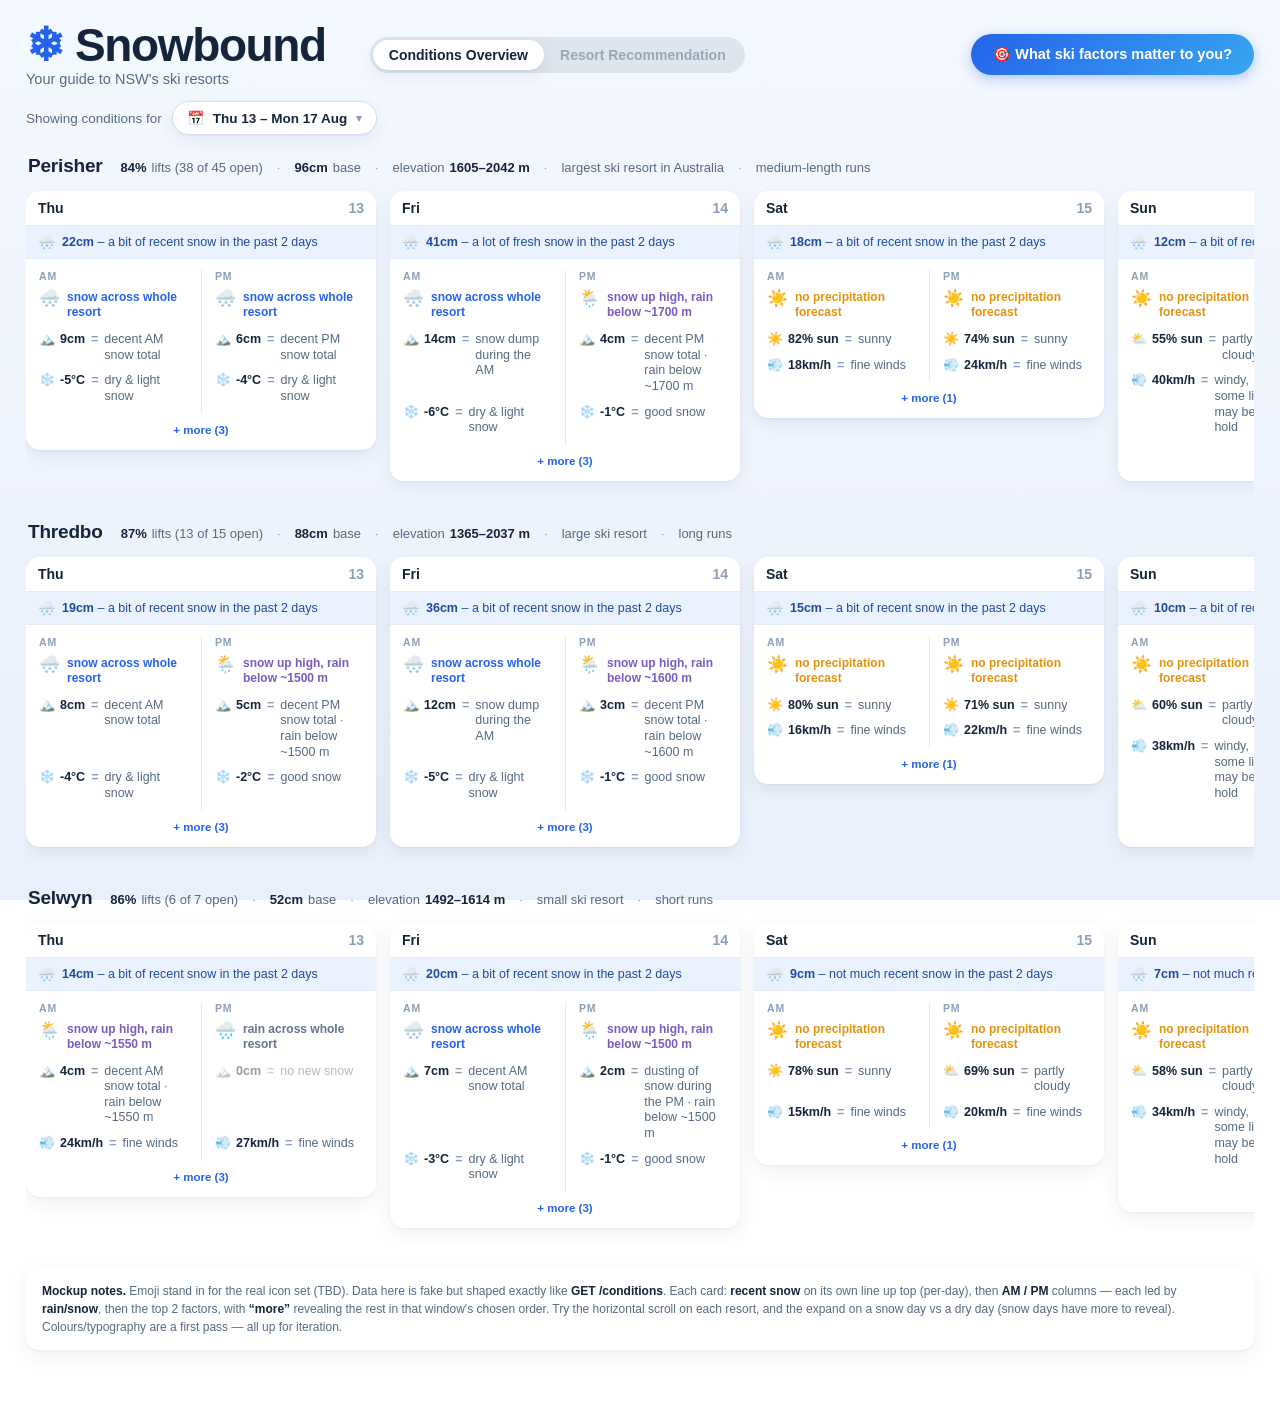
<file: mockups/overview.html>
<!DOCTYPE html>
<html lang="en">
<head>
<meta charset="UTF-8" />
<meta name="viewport" content="width=device-width, initial-scale=1.0" />
<title>Ski Planner — Overview mockup</title>
<style>
  :root {
    --bg:        #e9f0fb;
    --bg2:       #f4f8ff;
    --card:      #ffffff;
    --ink:       #14243a;
    --ink-soft:  #566b83;
    --ink-faint: #8ba0b8;
    --line:      #e3ecf6;
    --snow:      #2563eb;
    --snow-bg:   #eaf2ff;
    --rain:      #64748b;
    --rain-bg:   #eef2f7;
    --sun:       #e0940f;
    --accent:    #2563eb;
    --accent-ink:#ffffff;
    --shadow:    0 1px 2px rgba(20,50,90,.05), 0 6px 18px rgba(20,50,90,.07);
    --radius:    14px;
  }
  * { box-sizing: border-box; }
  body {
    margin: 0;
    font-family: -apple-system, BlinkMacSystemFont, "Segoe UI", Roboto, Helvetica, Arial, sans-serif;
    background: linear-gradient(180deg, var(--bg2), var(--bg));
    background-attachment: fixed;
    color: var(--ink);
    -webkit-font-smoothing: antialiased;
  }
  .wrap { max-width: 1360px; margin: 0 auto; padding: 22px 26px 60px; }

  /* ---- Top bar ---- */
  .topbar {
    display: flex; align-items: center; gap: 16px;
    flex-wrap: wrap;
    margin-bottom: 14px;
  }
  .brand-wrap { display: flex; flex-direction: column; gap: 3px; }
  .brand { font-size: 46px; font-weight: 800; letter-spacing: -.03em; line-height: 1; }
  .brand .flake { color: var(--snow); }
  .tagline { font-size: 14.5px; color: var(--ink-soft); font-weight: 500; }
  .tabs {
    display: inline-flex; background: #dde5ee; border-radius: 999px; padding: 3px;
    margin-left: 28px;
  }
  .tab {
    border: 0; background: transparent; cursor: pointer;
    padding: 7px 16px; border-radius: 999px; font-size: 14px; font-weight: 600;
    color: var(--ink-soft);
  }
  .tab.active { background: var(--card); color: var(--ink); box-shadow: var(--shadow); }
  .tab.disabled { opacity: .5; cursor: not-allowed; }
  .spacer { flex: 1; }
  .prefs-btn {
    border: 0; cursor: pointer;
    background: linear-gradient(135deg, #2563eb, #38a5f0);
    color: var(--accent-ink);
    padding: 12px 22px; border-radius: 999px;
    font-size: 14.5px; font-weight: 700;
    box-shadow: 0 4px 14px rgba(37,99,235,.32);
    display: inline-flex; align-items: center; gap: 8px;
  }
  .prefs-btn:hover { filter: brightness(1.05); }

  .daterow { display: flex; align-items: center; gap: 10px; margin: 2px 0 20px; }
  .daterow .lead { color: var(--ink-soft); font-size: 13.5px; }
  .datepick {
    display: inline-flex; align-items: center; gap: 9px; cursor: pointer;
    background: var(--card); border: 1px solid #d3e0f0; border-radius: 999px;
    padding: 8px 14px; font-size: 13.5px; font-weight: 700; color: var(--ink);
    box-shadow: var(--shadow);
  }
  .datepick:hover { border-color: var(--accent); }
  .datepick .cal { font-size: 14px; }
  .datepick .caret { color: var(--ink-faint); font-size: 11px; }

  /* ---- Resort section ---- */
  .resort { margin-bottom: 26px; }
  .resort-head {
    display: flex; align-items: baseline; gap: 12px 18px; flex-wrap: wrap;
    padding: 0 2px 10px;
  }
  .resort-name { font-size: 19px; font-weight: 800; letter-spacing: -.01em; }
  .resort-meta { display: flex; gap: 8px 14px; flex-wrap: wrap; font-size: 13px; color: var(--ink-soft); }
  .chip { display: inline-flex; align-items: center; gap: 5px; white-space: nowrap; }
  .chip .k { color: var(--ink); font-weight: 700; }
  .dot { color: var(--ink-faint); }

  /* ---- Day-card row ---- */
  .day-row {
    display: flex; gap: 14px; overflow-x: auto; padding: 4px 2px 14px;
    align-items: flex-start;      /* cards size to their own content, not the tallest */
    scroll-snap-type: x proximity;
  }
  .day-row::-webkit-scrollbar { height: 8px; }
  .day-row::-webkit-scrollbar-thumb { background: #cfd8e3; border-radius: 8px; }

  .card {
    flex: 0 0 350px; scroll-snap-align: start;
    background: var(--card); border-radius: var(--radius);
    box-shadow: var(--shadow); overflow: hidden;
    display: flex; flex-direction: column;
  }
  .card-date {
    padding: 9px 12px; font-weight: 800; font-size: 14px;
    border-bottom: 1px solid var(--line);
    display: flex; align-items: center; justify-content: space-between;
  }
  .card-date .dow { color: var(--ink); }
  .card-date .num { color: var(--ink-faint); font-weight: 700; }

  /* recent snow — per-day line above the AM/PM table */
  .recent {
    display: flex; align-items: center; gap: 7px;
    padding: 8px 12px; font-size: 12.5px;
    background: var(--snow-bg); color: #204a9c;
    border-bottom: 1px solid var(--line);
  }
  .recent .ico { font-size: 14px; }
  .recent b { font-weight: 800; }

  /* AM/PM as a 2-col grid so every factor slot shares one row → rows line up
     evenly across the two columns even when a label wraps to 2–3 lines. */
  .windows { display: grid; grid-template-columns: 1fr 1fr; padding: 11px 0 6px; }
  .wcell { padding: 0 13px; }
  .wcell.pm { border-left: 1px solid var(--line); }
  .wcell.hidden { display: none; }
  .wlabel {
    font-size: 10.5px; font-weight: 800; letter-spacing: .08em;
    color: var(--ink-faint); text-transform: uppercase; padding-bottom: 8px;
  }
  .rscell { padding-bottom: 11px; }
  .fcell  { padding-bottom: 9px; }

  /* rain_snow header per window */
  .rs { display: flex; gap: 7px; align-items: flex-start; }
  .rs .ico { font-size: 17px; line-height: 1.1; }
  .rs .txt { font-size: 12px; font-weight: 700; line-height: 1.25; }
  .rs.snow .txt { color: var(--snow); }
  .rs.mix  .txt { color: #7a5cc0; }
  .rs.rain .txt { color: var(--rain); }
  .rs.dry  .txt { color: var(--sun); }

  .factor { display: flex; gap: 6px; align-items: baseline; font-size: 12.5px; }
  .factor.muted { opacity: .45; }
  .factor .ico { font-size: 13px; width: 15px; text-align: center; flex: 0 0 auto; }
  .factor .val { font-weight: 800; white-space: nowrap; }
  .factor .eq { color: var(--ink-faint); font-weight: 700; flex: 0 0 auto; }
  .factor .lab { color: var(--ink-soft); line-height: 1.25; }
  .factor.hidden { display: none; }

  .expand {
    margin-top: 9px; border: 0; background: transparent; cursor: pointer;
    color: var(--accent); font-weight: 800; font-size: 11.5px; padding: 2px 0;
    display: inline-flex; align-items: center; gap: 4px;
  }
  .expand:hover { text-decoration: underline; }

  .note { font-size: 12px; color: var(--ink-soft); margin-top: 26px; padding: 14px 16px;
          background: #fff; border-radius: 12px; box-shadow: var(--shadow); line-height: 1.5; }
  .note b { color: var(--ink); }
  .scroll-hint { font-size: 11.5px; color: var(--ink-faint); margin: -4px 2px 0; }
</style>
</head>
<body>
<div class="wrap">

  <div class="topbar">
    <div class="brand-wrap">
      <div class="brand"><span class="flake">❄</span> Snowbound</div>
      <div class="tagline">Your guide to NSW's ski resorts</div>
    </div>
    <div class="tabs">
      <button class="tab active">Conditions Overview</button>
      <button class="tab disabled" title="Set preferences first">Resort Recommendation</button>
    </div>
    <div class="spacer"></div>
    <button class="prefs-btn">🎯 What ski factors matter to you?</button>
  </div>

  <div class="daterow">
    <span class="lead">Showing conditions for</span>
    <button class="datepick"><span class="cal">📅</span> <span>Thu 13 – Mon 17 Aug</span> <span class="caret">▾</span></button>
  </div>

  <div id="app"></div>

  <div class="note">
    <b>Mockup notes.</b> Emoji stand in for the real icon set (TBD). Data here is fake but
    shaped exactly like <b>GET /conditions</b>. Each card: <b>recent snow</b> on its own line
    up top (per-day), then <b>AM / PM</b> columns — each led by <b>rain/snow</b>, then the top 2
    factors, with <b>“more”</b> revealing the rest in that window's chosen order. Try the
    horizontal scroll on each resort, and the expand on a snow day vs a dry day (snow days have
    more to reveal). Colours/typography are a first pass — all up for iteration.
  </div>

</div>

<script>
// ---- Mock data: shaped exactly like format_overview() output ----
const ICON = {
  snow: "🌨️", mix: "🌦️", rain: "🌧️", dry: "☀️",
  wind: "💨", precip: "💧", quality: "❄️", amount: "🏔️",
  sun_sunny: "☀️", sun_partly: "⛅", sun_cloudy: "☁️",
};

function sunIcon(pct){ return pct > 70 ? ICON.sun_sunny : pct >= 40 ? ICON.sun_partly : ICON.sun_cloudy; }

// factor render order per window type (Charlotte's decisions)
const ORDER = {
  snow: ["snow_amount","snow_quality","wind","sunniness","precip_probability"],
  mix:  ["snow_amount","wind","sunniness","snow_quality","precip_probability"],
  dry:  ["sunniness","wind","precip_probability"],
  rain: ["precip_probability","wind","sunniness"],
};

// One order per DAY (not per window): the "snowiest" of the two windows wins, so
// both columns share an order and rows line up by factor. snow > mix > rain > dry.
const TYPE_RANK = { snow: 4, mix: 3, rain: 2, dry: 1 };
function dayType(am, pm) { return TYPE_RANK[am.type] >= TYPE_RANK[pm.type] ? am.type : pm.type; }

function W(type, o){ return Object.assign({ type }, o); }

const DATA = {
  perisher: {
    name: "Perisher",
    lifts: { open: 38, total: 45, pct: 84, label: "38 of 45 open" },
    base_depth: { cm: 96, label: "great base depth and excellent coverage" },
    character: ["largest ski resort in Australia","medium-length runs","suited to all abilities"],
    elevations: { low: 1605, high: 2042 },
    days: [
      { date:"Thu 13", recent_snow:{cm:22,label:"a bit of recent snow"},
        am:W("snow",{rain_snow:"snow across whole resort",snow_amount:{cm:9,label:"decent"},snow_quality:{temp_c:-5,label:"dry & light snow"},wind:{kmh:28,label:"fine winds"},sunniness:{sunniness_pct:20,label:"cloudy"},precip_probability:{pct:85,label:"very likely"}}),
        pm:W("snow",{rain_snow:"snow across whole resort",snow_amount:{cm:6,label:"decent"},snow_quality:{temp_c:-4,label:"dry & light snow"},wind:{kmh:34,label:"windy, some lifts may be on hold"},sunniness:{sunniness_pct:25,label:"cloudy"},precip_probability:{pct:75,label:"likely"}}) },
      { date:"Fri 14", recent_snow:{cm:41,label:"a lot of fresh snow"},
        am:W("snow",{rain_snow:"snow across whole resort",snow_amount:{cm:14,label:"dump"},snow_quality:{temp_c:-6,label:"dry & light snow"},wind:{kmh:22,label:"fine winds"},sunniness:{sunniness_pct:15,label:"cloudy"},precip_probability:{pct:90,label:"very likely"}}),
        pm:W("mix",{rain_snow:"snow up high, rain below ~1700 m",snow_amount:{cm:4,label:"decent",note:"rain below ~1700 m"},snow_quality:{temp_c:-1,label:"good snow"},wind:{kmh:30,label:"fine winds"},sunniness:{sunniness_pct:35,label:"cloudy"},precip_probability:{pct:70,label:"likely"}}) },
      { date:"Sat 15", recent_snow:{cm:18,label:"a bit of recent snow"},
        am:W("dry",{rain_snow:"no precipitation forecast",wind:{kmh:18,label:"fine winds"},sunniness:{sunniness_pct:82,label:"sunny"},precip_probability:{pct:10,label:"unlikely"}}),
        pm:W("dry",{rain_snow:"no precipitation forecast",wind:{kmh:24,label:"fine winds"},sunniness:{sunniness_pct:74,label:"sunny"},precip_probability:{pct:15,label:"unlikely"}}) },
      { date:"Sun 16", recent_snow:{cm:12,label:"a bit of recent snow"},
        am:W("dry",{rain_snow:"no precipitation forecast",wind:{kmh:40,label:"windy, some lifts may be on hold"},sunniness:{sunniness_pct:55,label:"partly cloudy"},precip_probability:{pct:20,label:"unlikely"}}),
        pm:W("dry",{rain_snow:"no precipitation forecast",wind:{kmh:52,label:"very windy, lifts likely to be on hold"},sunniness:{sunniness_pct:48,label:"partly cloudy"},precip_probability:{pct:25,label:"unlikely"}}) },
      { date:"Mon 17", recent_snow:{cm:6,label:"not much recent snow"},
        am:W("rain",{rain_snow:"rain across whole resort",wind:{kmh:30,label:"fine winds"},sunniness:{sunniness_pct:22,label:"cloudy"},precip_probability:{pct:80,label:"very likely"}}),
        pm:W("rain",{rain_snow:"rain across whole resort",wind:{kmh:26,label:"fine winds"},sunniness:{sunniness_pct:30,label:"cloudy"},precip_probability:{pct:65,label:"likely"}}) },
    ],
  },
  thredbo: {
    name: "Thredbo",
    lifts: { open: 13, total: 15, pct: 87, label: "13 of 15 open" },
    base_depth: { cm: 88, label: "good base depth and decent coverage" },
    character: ["large ski resort","long runs","suited to all abilities"],
    elevations: { low: 1365, high: 2037 },
    days: [
      { date:"Thu 13", recent_snow:{cm:19,label:"a bit of recent snow"},
        am:W("snow",{rain_snow:"snow across whole resort",snow_amount:{cm:8,label:"decent"},snow_quality:{temp_c:-4,label:"dry & light snow"},wind:{kmh:26,label:"fine winds"},sunniness:{sunniness_pct:24,label:"cloudy"},precip_probability:{pct:82,label:"very likely"}}),
        pm:W("mix",{rain_snow:"snow up high, rain below ~1500 m",snow_amount:{cm:5,label:"decent",note:"rain below ~1500 m"},snow_quality:{temp_c:-2,label:"good snow"},wind:{kmh:33,label:"windy, some lifts may be on hold"},sunniness:{sunniness_pct:30,label:"cloudy"},precip_probability:{pct:72,label:"likely"}}) },
      { date:"Fri 14", recent_snow:{cm:36,label:"a bit of recent snow"},
        am:W("snow",{rain_snow:"snow across whole resort",snow_amount:{cm:12,label:"dump"},snow_quality:{temp_c:-5,label:"dry & light snow"},wind:{kmh:20,label:"fine winds"},sunniness:{sunniness_pct:18,label:"cloudy"},precip_probability:{pct:88,label:"very likely"}}),
        pm:W("mix",{rain_snow:"snow up high, rain below ~1600 m",snow_amount:{cm:3,label:"decent",note:"rain below ~1600 m"},snow_quality:{temp_c:-1,label:"good snow"},wind:{kmh:29,label:"fine winds"},sunniness:{sunniness_pct:33,label:"cloudy"},precip_probability:{pct:68,label:"likely"}}) },
      { date:"Sat 15", recent_snow:{cm:15,label:"a bit of recent snow"},
        am:W("dry",{rain_snow:"no precipitation forecast",wind:{kmh:16,label:"fine winds"},sunniness:{sunniness_pct:80,label:"sunny"},precip_probability:{pct:8,label:"unlikely"}}),
        pm:W("dry",{rain_snow:"no precipitation forecast",wind:{kmh:22,label:"fine winds"},sunniness:{sunniness_pct:71,label:"sunny"},precip_probability:{pct:12,label:"unlikely"}}) },
      { date:"Sun 16", recent_snow:{cm:10,label:"a bit of recent snow"},
        am:W("dry",{rain_snow:"no precipitation forecast",wind:{kmh:38,label:"windy, some lifts may be on hold"},sunniness:{sunniness_pct:60,label:"partly cloudy"},precip_probability:{pct:18,label:"unlikely"}}),
        pm:W("dry",{rain_snow:"no precipitation forecast",wind:{kmh:47,label:"windy, some lifts may be on hold"},sunniness:{sunniness_pct:52,label:"partly cloudy"},precip_probability:{pct:22,label:"unlikely"}}) },
      { date:"Mon 17", recent_snow:{cm:5,label:"not much recent snow"},
        am:W("rain",{rain_snow:"rain across whole resort",wind:{kmh:28,label:"fine winds"},sunniness:{sunniness_pct:26,label:"cloudy"},precip_probability:{pct:78,label:"likely"}}),
        pm:W("rain",{rain_snow:"rain across whole resort",wind:{kmh:24,label:"fine winds"},sunniness:{sunniness_pct:34,label:"cloudy"},precip_probability:{pct:60,label:"likely"}}) },
    ],
  },
  selwyn: {
    name: "Selwyn",
    lifts: { open: 6, total: 7, pct: 86, label: "6 of 7 open" },
    base_depth: { cm: 52, label: "ok base depth and coverage" },
    character: ["small ski resort","short runs","beginner-friendly resort"],
    elevations: { low: 1492, high: 1614 },
    days: [
      { date:"Thu 13", recent_snow:{cm:14,label:"a bit of recent snow"},
        am:W("mix",{rain_snow:"snow up high, rain below ~1550 m",snow_amount:{cm:4,label:"decent",note:"rain below ~1550 m"},snow_quality:{temp_c:-1,label:"good snow"},wind:{kmh:24,label:"fine winds"},sunniness:{sunniness_pct:28,label:"cloudy"},precip_probability:{pct:76,label:"likely"}}),
        pm:W("rain",{rain_snow:"rain across whole resort",wind:{kmh:27,label:"fine winds"},sunniness:{sunniness_pct:30,label:"cloudy"},precip_probability:{pct:70,label:"likely"}}) },
      { date:"Fri 14", recent_snow:{cm:20,label:"a bit of recent snow"},
        am:W("snow",{rain_snow:"snow across whole resort",snow_amount:{cm:7,label:"decent"},snow_quality:{temp_c:-3,label:"dry & light snow"},wind:{kmh:19,label:"fine winds"},sunniness:{sunniness_pct:20,label:"cloudy"},precip_probability:{pct:84,label:"very likely"}}),
        pm:W("mix",{rain_snow:"snow up high, rain below ~1500 m",snow_amount:{cm:2,label:"dusting",note:"rain below ~1500 m"},snow_quality:{temp_c:-1,label:"good snow"},wind:{kmh:26,label:"fine winds"},sunniness:{sunniness_pct:32,label:"cloudy"},precip_probability:{pct:66,label:"likely"}}) },
      { date:"Sat 15", recent_snow:{cm:9,label:"not much recent snow"},
        am:W("dry",{rain_snow:"no precipitation forecast",wind:{kmh:15,label:"fine winds"},sunniness:{sunniness_pct:78,label:"sunny"},precip_probability:{pct:10,label:"unlikely"}}),
        pm:W("dry",{rain_snow:"no precipitation forecast",wind:{kmh:20,label:"fine winds"},sunniness:{sunniness_pct:69,label:"partly cloudy"},precip_probability:{pct:14,label:"unlikely"}}) },
      { date:"Sun 16", recent_snow:{cm:7,label:"not much recent snow"},
        am:W("dry",{rain_snow:"no precipitation forecast",wind:{kmh:34,label:"windy, some lifts may be on hold"},sunniness:{sunniness_pct:58,label:"partly cloudy"},precip_probability:{pct:16,label:"unlikely"}}),
        pm:W("dry",{rain_snow:"no precipitation forecast",wind:{kmh:42,label:"windy, some lifts may be on hold"},sunniness:{sunniness_pct:50,label:"partly cloudy"},precip_probability:{pct:20,label:"unlikely"}}) },
      { date:"Mon 17", recent_snow:{cm:3,label:"not much recent snow"},
        am:W("rain",{rain_snow:"rain across whole resort",wind:{kmh:25,label:"fine winds"},sunniness:{sunniness_pct:28,label:"cloudy"},precip_probability:{pct:74,label:"likely"}}),
        pm:W("rain",{rain_snow:"rain across whole resort",wind:{kmh:22,label:"fine winds"},sunniness:{sunniness_pct:36,label:"cloudy"},precip_probability:{pct:58,label:"maybe"}}) },
    ],
  },
};

// snow_amount phrasing makes clear it's the window's total (AM/PM)
const AMOUNT_PHRASE = {
  dusting: side => `dusting of snow during the ${side}`,
  decent:  side => `decent ${side} snow total`,
  dump:    side => `snow dump during the ${side}`,
};

// ---- One factor → {icon, value, label} ----
function factorParts(key, win, side) {
  switch (key) {
    case "snow_amount": {
      const a = win.snow_amount;
      const phrase = (AMOUNT_PHRASE[a.label] || (() => a.label))(side);
      return { ico: ICON.amount, val: a.cm + "cm", lab: phrase + (a.note ? " · " + a.note : "") };
    }
    case "snow_quality":
      return { ico: ICON.quality, val: win.snow_quality.temp_c + "°C", lab: win.snow_quality.label };
    case "wind":
      return { ico: ICON.wind, val: win.wind.kmh + "km/h", lab: win.wind.label };
    case "sunniness":
      return { ico: sunIcon(win.sunniness.sunniness_pct), val: win.sunniness.sunniness_pct + "% sun", lab: win.sunniness.label };
    case "precip_probability":
      return { ico: ICON.precip, val: win.precip_probability.pct + "%", lab: win.precip_probability.label + " chance of precipitation" };
  }
  return { ico: "", val: "", lab: "" };
}

// ---- Grid cells (AM + PM share each row so slots line up) ----
// Both columns use the day order, so a window may be asked for a factor it lacks
// (snow figures on a non-snowing half) — filled as "no new snow" / "–" to keep rows level.
function factorCell(key, win, side, hidden) {
  const cls = `wcell ${side.toLowerCase()} fcell${hidden ? " hidden" : ""}`;
  let parts;
  if (win[key] !== undefined) {
    parts = factorParts(key, win, side);
  } else if (key === "snow_amount") {
    parts = { ico: ICON.amount, val: "0cm", lab: "no new snow", muted: true };
  } else if (key === "snow_quality") {
    parts = { ico: ICON.quality, val: "–", lab: "", muted: true };
  } else {
    return `<div class="${cls}" data-extra="${hidden}"></div>`;
  }
  const eq = parts.lab ? `<span class="eq">=</span>` : "";
  return `<div class="${cls}" data-extra="${hidden}">
    <div class="factor${parts.muted ? " muted" : ""}"><span class="ico">${parts.ico}</span><span class="val">${parts.val}</span>${eq}<span class="lab">${parts.lab}</span></div>
  </div>`;
}

function rsCell(win, side) {
  return `<div class="wcell ${side.toLowerCase()} rscell">
    <div class="rs ${win.type}"><span class="ico">${ICON[win.type]}</span><span class="txt">${win.rain_snow}</span></div>
  </div>`;
}

function windowsGrid(am, pm) {
  const order = ORDER[dayType(am, pm)];   // one order for the whole day, both columns
  let cells = `<div class="wcell am wlabel">AM</div><div class="wcell pm wlabel">PM</div>`;
  cells += rsCell(am, "AM") + rsCell(pm, "PM");
  order.forEach((key, i) => {
    const hidden = i >= 2;
    cells += factorCell(key, am, "AM", hidden) + factorCell(key, pm, "PM", hidden);
  });
  return `<div class="windows">${cells}</div>`;
}

function cardHtml(day) {
  const order = ORDER[dayType(day.am, day.pm)];
  const extra = Math.max(order.length - 2, 0);   // extra factor rows beyond the top 2
  const [dow, num] = day.date.split(" ");
  return `<div class="card">
    <div class="card-date"><span class="dow">${dow}</span><span class="num">${num}</span></div>
    <div class="recent"><span class="ico">🌨️</span><span><b>${day.recent_snow.cm}cm</b> – ${day.recent_snow.label} in the past 2 days</span></div>
    ${windowsGrid(day.am, day.pm)}
    ${extra > 0 ? `<button class="expand" data-n="${extra}" style="align-self:center;margin:2px 0 12px;">+ more (${extra})</button>` : ""}
  </div>`;
}

function resortHtml(key, r) {
  const meta = `
    <span class="chip"><span class="k">${r.lifts.pct}%</span> lifts (${r.lifts.label})</span>
    <span class="dot">·</span>
    <span class="chip"><span class="k">${r.base_depth.cm}cm</span> base</span>
    <span class="dot">·</span>
    <span class="chip">elevation <span class="k">${r.elevations.low}–${r.elevations.high} m</span></span>
    <span class="dot">·</span>
    <span class="chip">${r.character[0]}</span>
    <span class="dot">·</span>
    <span class="chip">${r.character[1]}</span>`;
  return `<div class="resort">
    <div class="resort-head">
      <span class="resort-name">${r.name}</span>
      <span class="resort-meta">${meta}</span>
    </div>
    <div class="day-row">${r.days.map(cardHtml).join("")}</div>
  </div>`;
}

document.getElementById("app").innerHTML =
  Object.entries(DATA).map(([k, r]) => resortHtml(k, r)).join("");

// expand / collapse toggles the extra grid rows (both AM + PM cells together)
document.querySelectorAll(".expand").forEach(btn => {
  btn.addEventListener("click", () => {
    const card = btn.closest(".card");
    const extras = card.querySelectorAll('.wcell[data-extra="true"]');
    const open = btn.dataset.open === "1";
    extras.forEach(e => e.classList.toggle("hidden", open));
    btn.dataset.open = open ? "0" : "1";
    btn.textContent = open ? `+ more (${btn.dataset.n})` : "− less";
  });
});
</script>
</body>
</html>
</file>
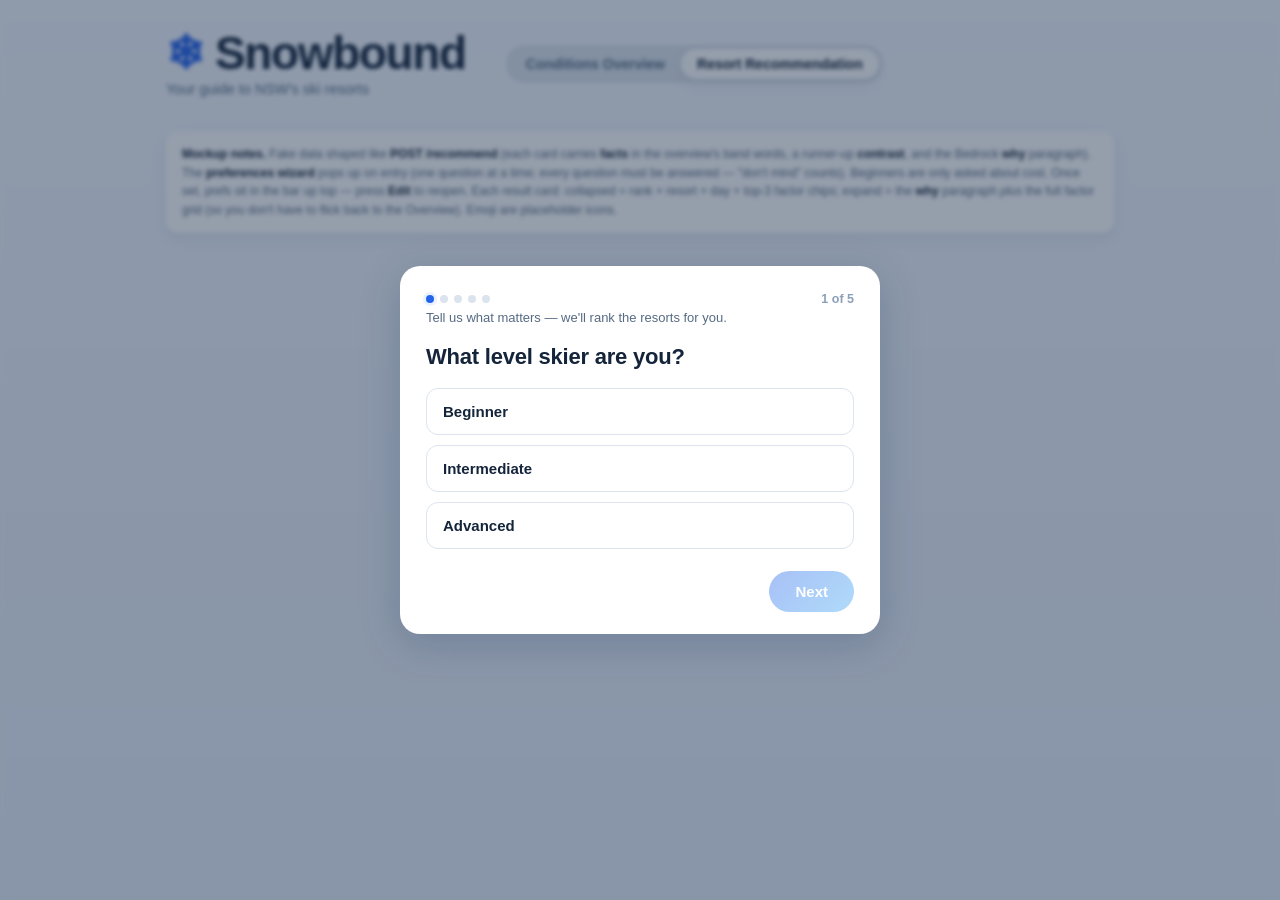
<file: mockups/recommendation.html>
<!DOCTYPE html>
<html lang="en">
<head>
<meta charset="UTF-8" />
<meta name="viewport" content="width=device-width, initial-scale=1.0" />
<title>Snowbound — Recommendation mockup</title>
<style>
  :root {
    --bg:        #e9f0fb;
    --bg2:       #f4f8ff;
    --card:      #ffffff;
    --ink:       #14243a;
    --ink-soft:  #566b83;
    --ink-faint: #8ba0b8;
    --line:      #e3ecf6;
    --snow:      #2563eb;
    --snow-bg:   #eaf2ff;
    --sun:       #e0940f;
    --accent:    #2563eb;
    --accent-ink:#ffffff;
    --gold:      #f4b93e;
    --shadow:    0 1px 2px rgba(20,50,90,.05), 0 6px 18px rgba(20,50,90,.07);
    --shadow-lg: 0 10px 40px rgba(20,50,90,.22);
    --radius:    14px;
  }
  * { box-sizing: border-box; }
  body {
    margin: 0;
    font-family: -apple-system, BlinkMacSystemFont, "Segoe UI", Roboto, Helvetica, Arial, sans-serif;
    background: linear-gradient(180deg, var(--bg2), var(--bg));
    background-attachment: fixed; color: var(--ink); -webkit-font-smoothing: antialiased;
  }
  .wrap { max-width: 1000px; margin: 0 auto; padding: 22px 26px 60px; }

  /* ---- Top bar (shared with Overview) ---- */
  .topbar { display: flex; align-items: center; gap: 28px; flex-wrap: wrap; padding-top: 8px; margin-bottom: 34px; }
  .brand-wrap { display: flex; flex-direction: column; gap: 5px; }
  .brand { font-size: 46px; font-weight: 800; letter-spacing: -.03em; line-height: 1; }
  .brand .flake { color: var(--snow); }
  .tagline { font-size: 14.5px; color: var(--ink-soft); font-weight: 500; }
  .tabs { display: inline-flex; background: #dde5ee; border-radius: 999px; padding: 4px; margin-left: 12px; }
  .tab { border: 0; background: transparent; cursor: pointer; padding: 7px 16px; border-radius: 999px;
         font-size: 14px; font-weight: 600; color: var(--ink-soft); }
  .tab.active { background: var(--card); color: var(--ink); box-shadow: var(--shadow); }
  .spacer { flex: 1; }

  /* ---- Preferences summary bar (persists at top once set) ---- */
  .prefbar {
    display: flex; align-items: center; gap: 12px; flex-wrap: wrap;
    background: var(--card); border-radius: var(--radius); box-shadow: var(--shadow);
    padding: 14px 18px; margin-bottom: 22px;
  }
  .prefbar .lead { font-weight: 800; font-size: 14px; }
  .pchips { display: flex; gap: 8px; flex-wrap: wrap; flex: 1; }
  .pchip { background: var(--snow-bg); color: #1c4bb0; border-radius: 999px;
           padding: 5px 12px; font-size: 12.5px; font-weight: 700; }
  .edit-btn { border: 1px solid #cdd9e8; background: #fff; cursor: pointer; border-radius: 999px;
              padding: 8px 16px; font-weight: 700; font-size: 13px; color: var(--ink); }
  .edit-btn:hover { border-color: var(--accent); color: var(--accent); }

  .section-title { font-size: 15px; font-weight: 800; color: var(--ink-soft); margin: 0 2px 12px; }

  /* ---- Result cards ---- */
  .rcard { background: var(--card); border-radius: var(--radius); box-shadow: var(--shadow);
           margin-bottom: 16px; overflow: hidden; }
  .rcard.rank1 { box-shadow: 0 0 0 2px var(--gold), var(--shadow-lg); }
  .rhead { display: flex; align-items: center; gap: 16px; padding: 16px 18px; cursor: pointer; }
  .rank { flex: 0 0 auto; width: 38px; height: 38px; border-radius: 50%; display: grid; place-items: center;
          font-weight: 800; font-size: 17px; background: #eef2f8; color: var(--ink-soft); }
  .rcard.rank1 .rank { background: var(--gold); color: #4a3300; }
  .rtitle { flex: 1; min-width: 0; }
  .rtitle .top { display: flex; align-items: baseline; gap: 10px; flex-wrap: wrap; }
  .resort { font-size: 20px; font-weight: 800; letter-spacing: -.01em; }
  .rdate  { font-size: 14px; color: var(--ink-soft); font-weight: 600; }
  .rwinner { font-size: 11.5px; font-weight: 800; color: var(--gold); text-transform: uppercase;
             letter-spacing: .06em; margin-left: 2px; }
  .chips { display: flex; gap: 7px; flex-wrap: wrap; margin-top: 8px; }
  .chip { display: inline-flex; align-items: center; gap: 5px; background: #f2f6fb; border-radius: 999px;
          padding: 5px 11px; font-size: 12.5px; font-weight: 600; color: var(--ink); }
  .chip .ico { font-size: 13px; }
  .score { flex: 0 0 auto; text-align: right; }
  .score-num { font-size: 24px; font-weight: 800; color: var(--snow); line-height: 1; }
  .score-num .of { font-size: 12px; color: var(--ink-faint); font-weight: 700; }
  .score-cap { font-size: 9.5px; color: var(--ink-faint); font-weight: 700; text-transform: uppercase;
               letter-spacing: .04em; margin-top: 4px; max-width: 92px; margin-left: auto; line-height: 1.3; }
  .caret { flex: 0 0 auto; color: var(--ink-faint); font-size: 18px; transition: transform .15s; }
  .rcard.open .caret { transform: rotate(180deg); }

  .rbody { display: none; padding: 0 18px 18px 72px; }
  .rcard.open .rbody { display: block; }
  .why { font-size: 14.5px; line-height: 1.6; color: var(--ink); margin: 4px 0 16px;
         padding: 14px 16px; background: var(--snow-bg); border-radius: 12px; }
  .why-label { font-size: 11.5px; font-weight: 800; text-transform: uppercase; letter-spacing: .06em;
               color: var(--snow); margin-bottom: 6px; }
  .facts-label { font-size: 12px; font-weight: 800; color: var(--ink-faint); text-transform: uppercase;
                 letter-spacing: .06em; margin: 0 0 10px; }
  .facts { display: grid; grid-template-columns: 1fr 1fr; gap: 8px 22px; }
  .frow { display: flex; gap: 8px; align-items: baseline; font-size: 13px; }
  .frow .ico { font-size: 14px; width: 16px; text-align: center; flex: 0 0 auto; }
  .frow .val { font-weight: 800; white-space: nowrap; }
  .frow .eq  { color: var(--ink-faint); font-weight: 700; }
  .frow .lab { color: var(--ink-soft); }

  /* ---- Preferences modal (wizard) ---- */
  .overlay { position: fixed; inset: 0; background: rgba(20,40,70,.45); backdrop-filter: blur(2px);
             display: none; align-items: center; justify-content: center; z-index: 50; padding: 20px; }
  .overlay.show { display: flex; }
  .modal { background: #fff; border-radius: 20px; box-shadow: var(--shadow-lg); width: 100%; max-width: 480px;
           padding: 26px 26px 22px; }
  .modal-top { display: flex; align-items: center; justify-content: space-between; margin-bottom: 4px; }
  .dots { display: flex; gap: 6px; }
  .dot { width: 8px; height: 8px; border-radius: 50%; background: #dbe3ee; }
  .dot.done { background: var(--snow); }
  .dot.current { background: var(--snow); box-shadow: 0 0 0 3px var(--snow-bg); }
  .step-count { font-size: 12.5px; color: var(--ink-faint); font-weight: 700; }
  .q { font-size: 22px; font-weight: 800; letter-spacing: -.01em; margin: 18px 0 18px; line-height: 1.25; }
  .opts { display: flex; flex-direction: column; gap: 10px; }
  .opt { border: 1.5px solid #dbe4ef; background: #fff; border-radius: 12px; padding: 14px 16px; cursor: pointer;
         font-size: 15px; font-weight: 700; color: var(--ink); text-align: left; display: flex; align-items: center; gap: 10px; }
  .opt:hover { border-color: #a9c2e6; }
  .opt.sel { border-color: var(--accent); background: var(--snow-bg); color: #1c4bb0; }
  .opt .oico { font-size: 18px; }
  .modal-nav { display: flex; align-items: center; justify-content: space-between; margin-top: 22px; }
  .back-btn { border: 0; background: transparent; cursor: pointer; color: var(--ink-soft); font-weight: 700; font-size: 14px; padding: 8px; }
  .back-btn[disabled] { visibility: hidden; }
  .next-btn { border: 0; cursor: pointer; background: linear-gradient(135deg, #2563eb, #38a5f0); color: #fff;
              padding: 12px 26px; border-radius: 999px; font-size: 15px; font-weight: 800; box-shadow: 0 4px 14px rgba(37,99,235,.32); }
  .next-btn[disabled] { opacity: .4; cursor: not-allowed; box-shadow: none; }
  .modal-intro { font-size: 13px; color: var(--ink-soft); margin-bottom: 2px; }

  .note { font-size: 12px; color: var(--ink-soft); margin-top: 28px; padding: 14px 16px; background: #fff;
          border-radius: 12px; box-shadow: var(--shadow); line-height: 1.55; }
  .note b { color: var(--ink); }
</style>
</head>
<body>
<div class="wrap">

  <div class="topbar">
    <div class="brand-wrap">
      <div class="brand"><span class="flake">❄</span> Snowbound</div>
      <div class="tagline">Your guide to NSW's ski resorts</div>
    </div>
    <div class="tabs">
      <button class="tab">Conditions Overview</button>
      <button class="tab active">Resort Recommendation</button>
    </div>
    <div class="spacer"></div>
  </div>

  <div id="prefbar"></div>
  <div id="results"></div>

  <div class="note">
    <b>Mockup notes.</b> Fake data shaped like <b>POST /recommend</b> (each card carries
    <b>facts</b> in the overview's band words, a runner-up <b>contrast</b>, and the Bedrock
    <b>why</b> paragraph). The <b>preferences wizard</b> pops up on entry (one question at a
    time; every question must be answered — "don't mind" counts). Beginners are only asked
    about cost. Once set, prefs sit in the bar up top — press <b>Edit</b> to reopen. Each
    result card: collapsed = rank + resort + day + top-3 factor chips; expand = the
    <b>why</b> paragraph <i>plus</i> the full factor grid (so you don't have to flick back to
    the Overview). Emoji are placeholder icons.
  </div>
</div>

<!-- Preferences modal -->
<div class="overlay" id="overlay">
  <div class="modal">
    <div class="modal-top">
      <div class="dots" id="dots"></div>
      <div class="step-count" id="stepCount"></div>
    </div>
    <div class="modal-intro" id="intro">Tell us what matters — we'll rank the resorts for you.</div>
    <div class="q" id="qText"></div>
    <div class="opts" id="opts"></div>
    <div class="modal-nav">
      <button class="back-btn" id="backBtn">← Back</button>
      <button class="next-btn" id="nextBtn">Next</button>
    </div>
  </div>
</div>

<script>
// ---- Question set (one at a time; branches for beginners) ----
const QUESTIONS = [
  { key:"ability", q:"What level skier are you?",
    opts:[{v:"beginner",l:"Beginner"},{v:"intermediate",l:"Intermediate"},{v:"advanced",l:"Advanced"}] },
  { key:"cost_matters", q:"Is lift-ticket cost important to you?",
    opts:[{v:true,l:"Yes — keep it cheap",i:"💲"},{v:false,l:"Don't mind"}] },
  { key:"bigger_resort", q:"Want a bigger resort with more terrain?", adv:true,
    opts:[{v:true,l:"Yes — bigger is better",i:"🗺️"},{v:false,l:"Don't mind"}] },
  { key:"longer_runs", q:"Do you like longer runs?", adv:true,
    opts:[{v:true,l:"Yes — the longer the better",i:"↔️"},{v:false,l:"Don't mind"}] },
  { key:"snow_pref", q:"Fresh snow or bluebird days?", adv:true,
    opts:[{v:"snowy",l:"Fresh snow",i:"❄️"},{v:"bluebird",l:"Bluebird (sunny)",i:"☀️"},{v:"dont_mind",l:"Don't mind"}] },
];

// prefs state — null until the wizard completes
let prefs = null;
let draft = {};   // answers being collected
let step = 0;     // index into the active path

function activePath() {
  const beginner = draft.ability === "beginner";
  return QUESTIONS.filter(q => !(q.adv && beginner));
}

// ---- Modal / wizard ----
const overlay = document.getElementById("overlay");

function openWizard() {
  draft = prefs ? { ...prefs } : {};
  step = 0;
  overlay.classList.add("show");
  renderStep();
}
function closeWizard() { overlay.classList.remove("show"); }

function renderStep() {
  const path = activePath();
  const q = path[step];
  document.getElementById("intro").style.display = step === 0 ? "block" : "none";

  // progress dots
  document.getElementById("dots").innerHTML = path.map((_, i) =>
    `<div class="dot ${i < step ? "done" : ""} ${i === step ? "current" : ""}"></div>`).join("");
  document.getElementById("stepCount").textContent = `${step + 1} of ${path.length}`;

  document.getElementById("qText").textContent = q.q;
  document.getElementById("opts").innerHTML = q.opts.map(o =>
    `<button class="opt ${draft[q.key] === o.v ? "sel" : ""}" data-v='${JSON.stringify(o.v)}'>
       ${o.i ? `<span class="oico">${o.i}</span>` : ""}<span>${o.l}</span>
     </button>`).join("");

  document.querySelectorAll(".opt").forEach(btn => btn.addEventListener("click", () => {
    draft[q.key] = JSON.parse(btn.dataset.v);
    renderStep();  // re-render to show selection + enable Next
  }));

  document.getElementById("backBtn").disabled = step === 0;
  const nextBtn = document.getElementById("nextBtn");
  const answered = draft[q.key] !== undefined;
  nextBtn.disabled = !answered;
  nextBtn.textContent = step === path.length - 1 ? "See recommendations →" : "Next";
}

document.getElementById("backBtn").addEventListener("click", () => { if (step > 0) { step--; renderStep(); } });
document.getElementById("nextBtn").addEventListener("click", () => {
  const path = activePath();
  if (step < path.length - 1) { step++; renderStep(); }
  else {                        // finish
    // beginners: clear any advanced answers that don't apply
    prefs = { ability: draft.ability, cost_matters: !!draft.cost_matters };
    if (draft.ability !== "beginner") {
      prefs.bigger_resort = !!draft.bigger_resort;
      prefs.longer_runs   = !!draft.longer_runs;
      prefs.snow_pref     = draft.snow_pref;
    }
    closeWizard();
    renderPrefBar();
    renderResults();
  }
});

// ---- Preferences summary bar ----
function prefChips(p) {
  const chips = [cap(p.ability) + " skier"];
  if (p.cost_matters) chips.push("💲 cost matters");
  if (p.bigger_resort) chips.push("🗺️ bigger resort");
  if (p.longer_runs) chips.push("↔️ longer runs");
  if (p.snow_pref === "snowy") chips.push("❄️ fresh snow");
  else if (p.snow_pref === "bluebird") chips.push("☀️ bluebird");
  return chips;
}
function renderPrefBar() {
  if (!prefs) { document.getElementById("prefbar").innerHTML = ""; return; }
  document.getElementById("prefbar").innerHTML = `
    <span class="lead">Your picks</span>
    <div class="pchips">${prefChips(prefs).map(c => `<span class="pchip">${c}</span>`).join("")}</div>
    <button class="edit-btn" id="editBtn">✎ Edit</button>`;
  document.getElementById("editBtn").addEventListener("click", openWizard);
}
const cap = s => s.charAt(0).toUpperCase() + s.slice(1);

// ================= FAKE /recommend DATA =================
const ICON = { sunniness:"☀️", snow_amount:"🏔️", snow_quality:"❄️", wind:"💨", rain_snow:"🌤️",
               recent_snow:"🌨️", base_depth:"📏", lifts:"🚡", ability:"🎿", size:"🗺️", run_length:"↔️", price:"💲" };
const FACTOR_NAME = { sunniness:"Sun", snow_amount:"New snow", snow_quality:"Snow quality", wind:"Wind",
  rain_snow:"Conditions", recent_snow:"Recent snow", base_depth:"Base", lifts:"Lifts open",
  ability:"Terrain", size:"Size", run_length:"Runs", price:"Price" };

const CARDS = [
  { resort:"Perisher", date:"2026-08-15", day_score:0.87,
    facts:[
      { factor:"sunniness", am:{sunniness_pct:82,label:"sunny"}, pm:{sunniness_pct:74,label:"sunny"} },
      { factor:"recent_snow", cm:18, label:"a bit of recent snow" },
      { factor:"wind", am:{kmh:18,label:"fine winds"}, pm:{kmh:24,label:"fine winds"} },
      { factor:"base_depth", cm:96, label:"great base depth and excellent coverage" },
      { factor:"lifts", open:38, total:45, pct:84, label:"38 of 45 open" },
      { factor:"size", label:"largest ski resort in Australia" },
      { factor:"ability", label:"suited to all abilities" },
      { factor:"rain_snow", am:"no precipitation forecast", pm:"no precipitation forecast" },
    ],
    contrast:{ runner_up:"Thredbo", factors:[] },
    why:"Saturday is the standout at Perisher: clear, sunny skies morning and afternoon with only light winds, sitting on a great 96cm base with a bit of recent snow still about. As the largest resort in Australia with 38 of 45 lifts running, it edges out Thredbo on both terrain and coverage for a sunny, cruisy day." },

  { resort:"Perisher", date:"2026-08-14", day_score:0.84,
    facts:[
      { factor:"recent_snow", cm:41, label:"a lot of fresh snow" },
      { factor:"snow_amount", am:{cm:14,label:"dump"}, pm:{cm:4,label:"decent",note:"rain below ~1700 m"} },
      { factor:"snow_quality", am:{temp_c:-6,label:"dry & light quality snow"}, pm:{temp_c:-1,label:"OK quality snow"} },
      { factor:"wind", am:{kmh:22,label:"fine winds"}, pm:{kmh:30,label:"fine winds"} },
      { factor:"base_depth", cm:96, label:"great base depth and excellent coverage" },
      { factor:"lifts", open:38, total:45, pct:84, label:"38 of 45 open" },
      { factor:"rain_snow", am:"snow across whole resort", pm:"snow up high, rain below ~1700 m" },
      { factor:"size", label:"largest ski resort in Australia" },
    ],
    contrast:{ runner_up:"Thredbo", factors:[] },
    why:"Friday is a powder day at Perisher — a big morning snow dump of dry, light snow on top of a lot of recent fresh snow, with fine winds keeping the lifts turning. It stays snowy up high into the afternoon (turning to rain low down). With a deeper base than Thredbo and more of the mountain open, it's the pick for chasing fresh snow." },

  { resort:"Thredbo", date:"2026-08-16", day_score:0.71,
    facts:[
      { factor:"sunniness", am:{sunniness_pct:60,label:"partly cloudy"}, pm:{sunniness_pct:52,label:"partly cloudy"} },
      { factor:"wind", am:{kmh:38,label:"windy, some lifts may be on hold"}, pm:{kmh:47,label:"windy, some lifts may be on hold"} },
      { factor:"run_length", label:"long runs" },
      { factor:"base_depth", cm:88, label:"good base depth and decent coverage" },
      { factor:"lifts", open:13, total:15, pct:87, label:"13 of 15 open" },
      { factor:"recent_snow", cm:10, label:"a bit of recent snow" },
      { factor:"ability", label:"suited to all abilities" },
      { factor:"size", label:"large ski resort" },
    ],
    contrast:{ runner_up:"Perisher", factors:[] },
    why:"Sunday at Thredbo is a solid third option: partly cloudy with a good 88cm base and 13 of 15 lifts open, on the resort with the longest runs. It's breezy — some lifts may hold in the stronger afternoon gusts — but it just pips Perisher thanks to those longer runs." },
];

// ---- Fact rendering ----
function numUnit(v) {
  if ("kmh" in v) return { n: v.kmh, u: "km/h" };
  if ("cm" in v) return { n: v.cm, u: "cm" };
  if ("sunniness_pct" in v) return { n: v.sunniness_pct, u: "% sun" };
  if ("temp_c" in v) return { n: v.temp_c, u: "°C" };
  return { n: "", u: "" };
}
function shortRS(s) {  // long rain_snow phrase → short chip/word
  if (s.startsWith("snow up high")) return "snow up high";
  if (s.startsWith("snow across"))  return "snowing";
  if (s.startsWith("rain across"))  return "raining";
  if (s.startsWith("no precip"))    return "dry";
  return s;
}
// One fact → {val, lab} for a "VALUE = descriptor" row. Same-band AM/PM collapse to one
// descriptor with the two numbers slashed (e.g. "82/74% sun = sunny"), so rows stay short.
function factValLab(f) {
  if ("am" in f || "pm" in f) {
    const a = f.am, p = f.pm;
    if (typeof a === "string" || typeof p === "string") {
      const A = a ? shortRS(a) : "", P = p ? shortRS(p) : "";
      return { lab: (!a || !p) ? (A || P) : (A === P ? A : `${A} AM · ${P} PM`) };
    }
    if (a && p) {
      const ua = numUnit(a), up = numUnit(p);
      if (a.label === p.label) return { val: `${ua.n}/${up.n}${ua.u}`, lab: a.label };
      return { lab: `${ua.n}${ua.u} ${a.label} AM · ${up.n}${up.u} ${p.label} PM` };
    }
    const v = a || p, uv = numUnit(v);
    return { val: `${uv.n}${uv.u}`, lab: v.label };
  }
  if (f.factor === "recent_snow") return { val: `${f.cm}cm`, lab: f.label };
  if (f.factor === "lifts")       return { lab: `${f.open} of ${f.total} lifts open` };
  if (f.factor === "base_depth")  return { val: `${f.cm}cm`, lab: f.label };
  if (f.factor === "ability")     return { lab: f.label.includes("resort") ? f.label : `resort ${f.label}` };
  return { lab: f.label };  // size / run_length / price
}
function factRow(f) {
  const { val, lab } = factValLab(f);
  const eq = val ? `<span class="val">${val}</span><span class="eq">=</span>` : "";
  return `<div class="frow"><span class="ico">${ICON[f.factor]}</span>${eq}<span class="lab">${lab}</span></div>`;
}
function chip(f) {  // compact headline chip — band word only (no AM/PM, minimal numbers)
  let txt;
  if ("am" in f || "pm" in f) {
    const v = f.am ?? f.pm;
    if (typeof v === "string") txt = shortRS(v);
    else if (f.factor === "snow_amount") txt = `${v.cm}cm new snow`;
    else txt = v.label;
  } else if (f.factor === "recent_snow") txt = `${f.cm}cm recent snow`;
  else if (f.factor === "lifts")         txt = `${f.pct}% lifts`;
  else if (f.factor === "base_depth")    txt = `${f.cm}cm base`;
  else txt = f.label;
  return `<span class="chip"><span class="ico">${ICON[f.factor]}</span>${txt}</span>`;
}

function prettyDate(iso) {
  return new Date(iso + "T00:00:00").toLocaleDateString("en-AU",
    { weekday:"long", day:"numeric", month:"short" });
}

function cardHtml(card, i) {
  const rank = i + 1;
  const headChips = card.facts.slice(0, 3).map(chip).join("");
  const grid = card.facts.map(factRow).join("");
  return `<div class="rcard rank${rank}">
    <div class="rhead">
      <div class="rank">${rank}</div>
      <div class="rtitle">
        <div class="top">
          <span class="resort">${card.resort}</span>
          <span class="rdate">${prettyDate(card.date)}</span>
          ${rank === 1 ? `<span class="rwinner">Top pick</span>` : ""}
        </div>
        <div class="chips">${headChips}</div>
      </div>
      <div class="score" title="Score according to our ski-conditions model">
        <div class="score-num">${Math.round(card.day_score * 100)}<span class="of">/100</span></div>
        <div class="score-cap">our ski-conditions model score</div>
      </div>
      <div class="caret">⌄</div>
    </div>
    <div class="rbody">
      <div class="why"><div class="why-label">Why ${card.resort} this day</div>${card.why}</div>
      <div class="facts-label">The conditions</div>
      <div class="facts">${grid}</div>
    </div>
  </div>`;
}

function renderResults() {
  if (!prefs) { document.getElementById("results").innerHTML = ""; return; }
  document.getElementById("results").innerHTML =
    `<div class="section-title">Best resort for each of your selected days, ordered by score</div>` +
    CARDS.map(cardHtml).join("");
  document.querySelectorAll(".rhead").forEach(h =>
    h.addEventListener("click", () => h.closest(".rcard").classList.toggle("open")));
  document.querySelector(".rcard")?.classList.add("open");  // top pick expanded by default
}

// ---- Boot: switching to this tab auto-opens the wizard (no prefs yet) ----
openWizard();
</script>
</body>
</html>
</file>
